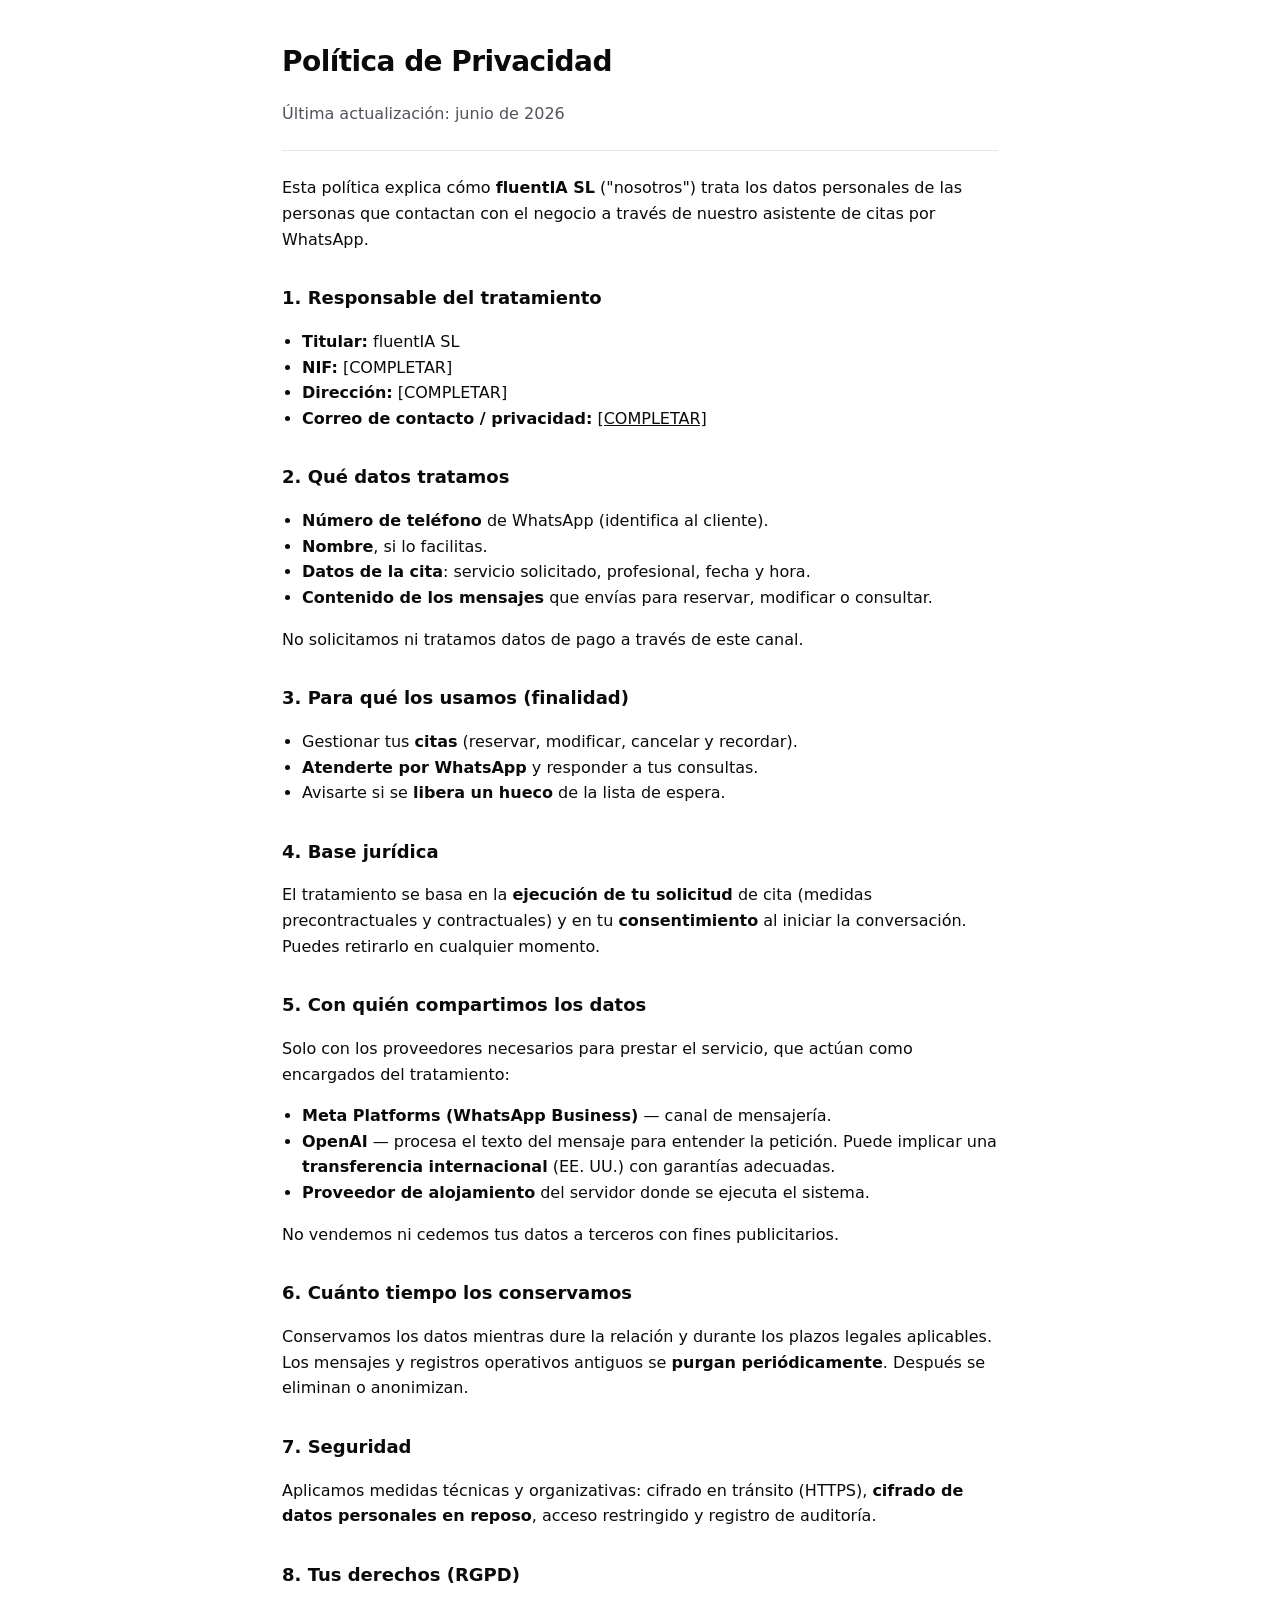
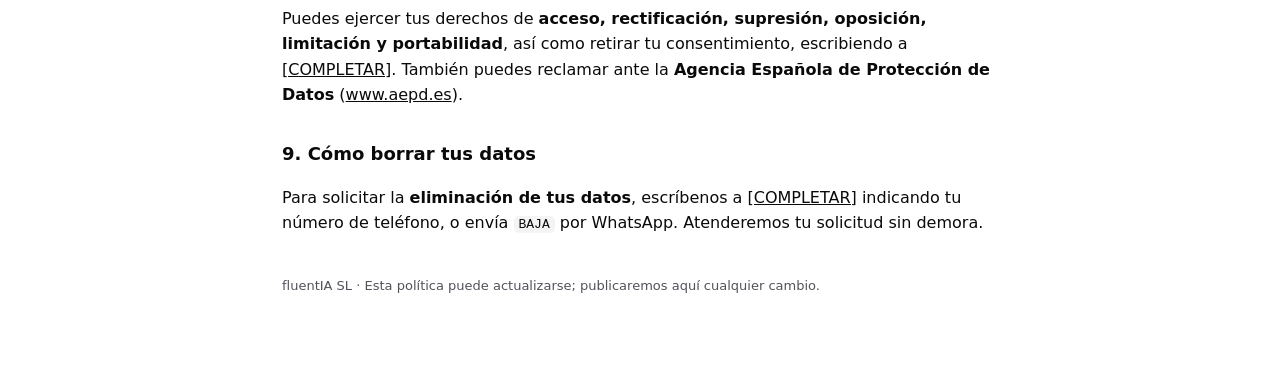
<file: frontend/privacidad.html>
<!doctype html>
<html lang="es">
<head>
  <meta charset="utf-8">
  <meta name="viewport" content="width=device-width, initial-scale=1">
  <title>Política de Privacidad</title>
  <style>
    :root { --ink:#0a0a0b; --muted:#52525b; --line:#e4e4e7; }
    * { box-sizing:border-box; }
    body { font-family: ui-sans-serif, system-ui, "Segoe UI", Roboto, Arial, sans-serif;
      color: var(--ink); line-height: 1.6; max-width: 760px; margin: 0 auto; padding: 40px 22px 80px; }
    h1 { font-size: 28px; letter-spacing:-0.02em; margin: 0 0 4px; }
    h2 { font-size: 18px; margin: 32px 0 8px; }
    .muted { color: var(--muted); }
    a { color: var(--ink); }
    hr { border: 0; border-top: 1px solid var(--line); margin: 24px 0; }
    ul { padding-left: 20px; }
    code { background:#f4f4f5; padding:1px 5px; border-radius:5px; }
    footer { margin-top: 40px; color: var(--muted); font-size: 13px; }
  </style>
</head>
<body>
  <h1>Política de Privacidad</h1>
  <p class="muted">Última actualización: junio de 2026</p>
  <hr>

  <p>Esta política explica cómo <strong>fluentIA SL</strong> ("nosotros") trata los
  datos personales de las personas que contactan con el negocio a través de
  nuestro asistente de citas por WhatsApp.</p>

  <h2>1. Responsable del tratamiento</h2>
  <ul>
    <li><strong>Titular:</strong> fluentIA SL</li>
    <li><strong>NIF:</strong> [COMPLETAR]</li>
    <li><strong>Dirección:</strong> [COMPLETAR]</li>
    <li><strong>Correo de contacto / privacidad:</strong> <a href="mailto:[COMPLETAR]">[COMPLETAR]</a></li>
  </ul>

  <h2>2. Qué datos tratamos</h2>
  <ul>
    <li><strong>Número de teléfono</strong> de WhatsApp (identifica al cliente).</li>
    <li><strong>Nombre</strong>, si lo facilitas.</li>
    <li><strong>Datos de la cita</strong>: servicio solicitado, profesional, fecha y hora.</li>
    <li><strong>Contenido de los mensajes</strong> que envías para reservar, modificar o consultar.</li>
  </ul>
  <p>No solicitamos ni tratamos datos de pago a través de este canal.</p>

  <h2>3. Para qué los usamos (finalidad)</h2>
  <ul>
    <li>Gestionar tus <strong>citas</strong> (reservar, modificar, cancelar y recordar).</li>
    <li><strong>Atenderte por WhatsApp</strong> y responder a tus consultas.</li>
    <li>Avisarte si se <strong>libera un hueco</strong> de la lista de espera.</li>
  </ul>

  <h2>4. Base jurídica</h2>
  <p>El tratamiento se basa en la <strong>ejecución de tu solicitud</strong> de cita
  (medidas precontractuales y contractuales) y en tu <strong>consentimiento</strong>
  al iniciar la conversación. Puedes retirarlo en cualquier momento.</p>

  <h2>5. Con quién compartimos los datos</h2>
  <p>Solo con los proveedores necesarios para prestar el servicio, que actúan como
  encargados del tratamiento:</p>
  <ul>
    <li><strong>Meta Platforms (WhatsApp Business)</strong> — canal de mensajería.</li>
    <li><strong>OpenAI</strong> — procesa el texto del mensaje para entender la
      petición. Puede implicar una <strong>transferencia internacional</strong>
      (EE. UU.) con garantías adecuadas.</li>
    <li><strong>Proveedor de alojamiento</strong> del servidor donde se ejecuta el
      sistema.</li>
  </ul>
  <p>No vendemos ni cedemos tus datos a terceros con fines publicitarios.</p>

  <h2>6. Cuánto tiempo los conservamos</h2>
  <p>Conservamos los datos mientras dure la relación y durante los plazos legales
  aplicables. Los mensajes y registros operativos antiguos se <strong>purgan
  periódicamente</strong>. Después se eliminan o anonimizan.</p>

  <h2>7. Seguridad</h2>
  <p>Aplicamos medidas técnicas y organizativas: cifrado en tránsito (HTTPS),
  <strong>cifrado de datos personales en reposo</strong>, acceso restringido y
  registro de auditoría.</p>

  <h2>8. Tus derechos (RGPD)</h2>
  <p>Puedes ejercer tus derechos de <strong>acceso, rectificación, supresión,
  oposición, limitación y portabilidad</strong>, así como retirar tu consentimiento,
  escribiendo a <a href="mailto:[COMPLETAR]">[COMPLETAR]</a>. También puedes
  reclamar ante la <strong>Agencia Española de Protección de Datos</strong>
  (<a href="https://www.aepd.es">www.aepd.es</a>).</p>

  <h2>9. Cómo borrar tus datos</h2>
  <p>Para solicitar la <strong>eliminación de tus datos</strong>, escríbenos a
  <a href="mailto:[COMPLETAR]">[COMPLETAR]</a> indicando tu número de teléfono, o
  envía <code>BAJA</code> por WhatsApp. Atenderemos tu solicitud sin demora.</p>

  <footer>
    fluentIA SL · Esta política puede actualizarse; publicaremos aquí cualquier cambio.
  </footer>
</body>
</html>
</file>
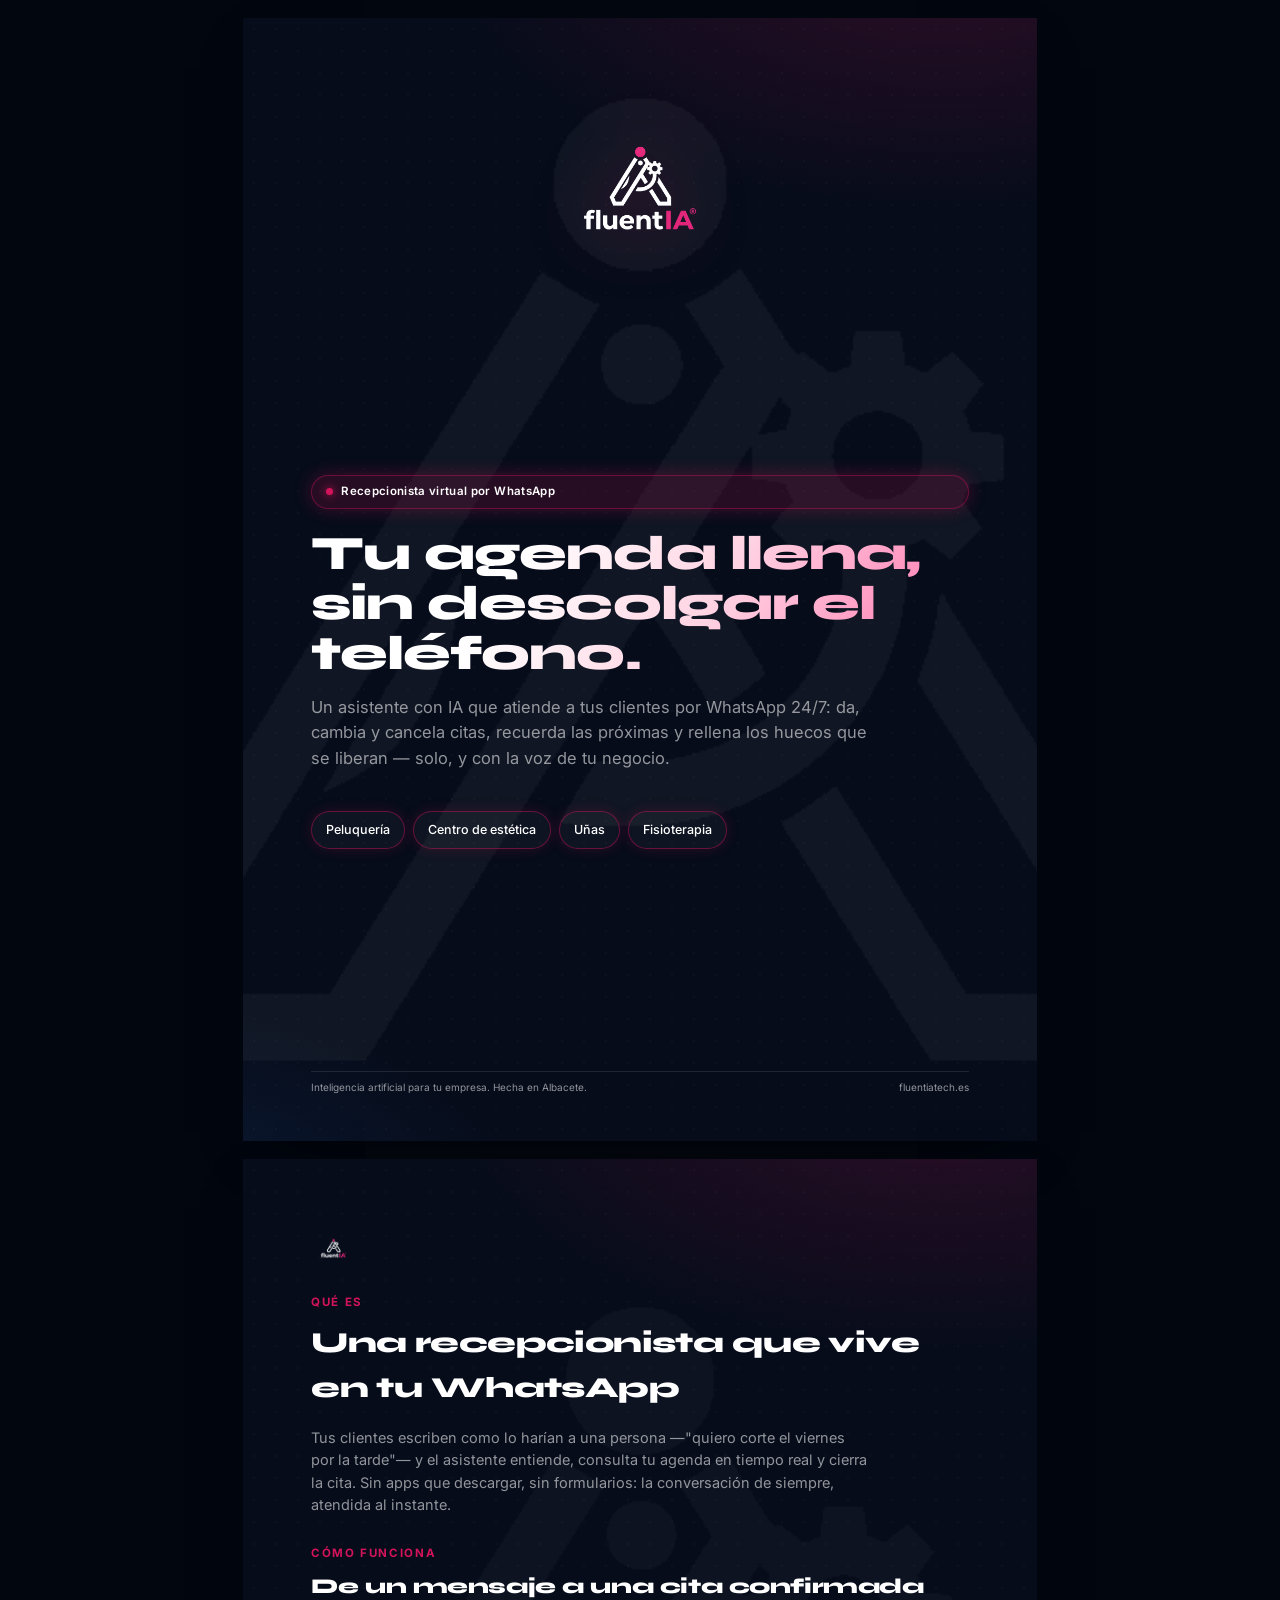
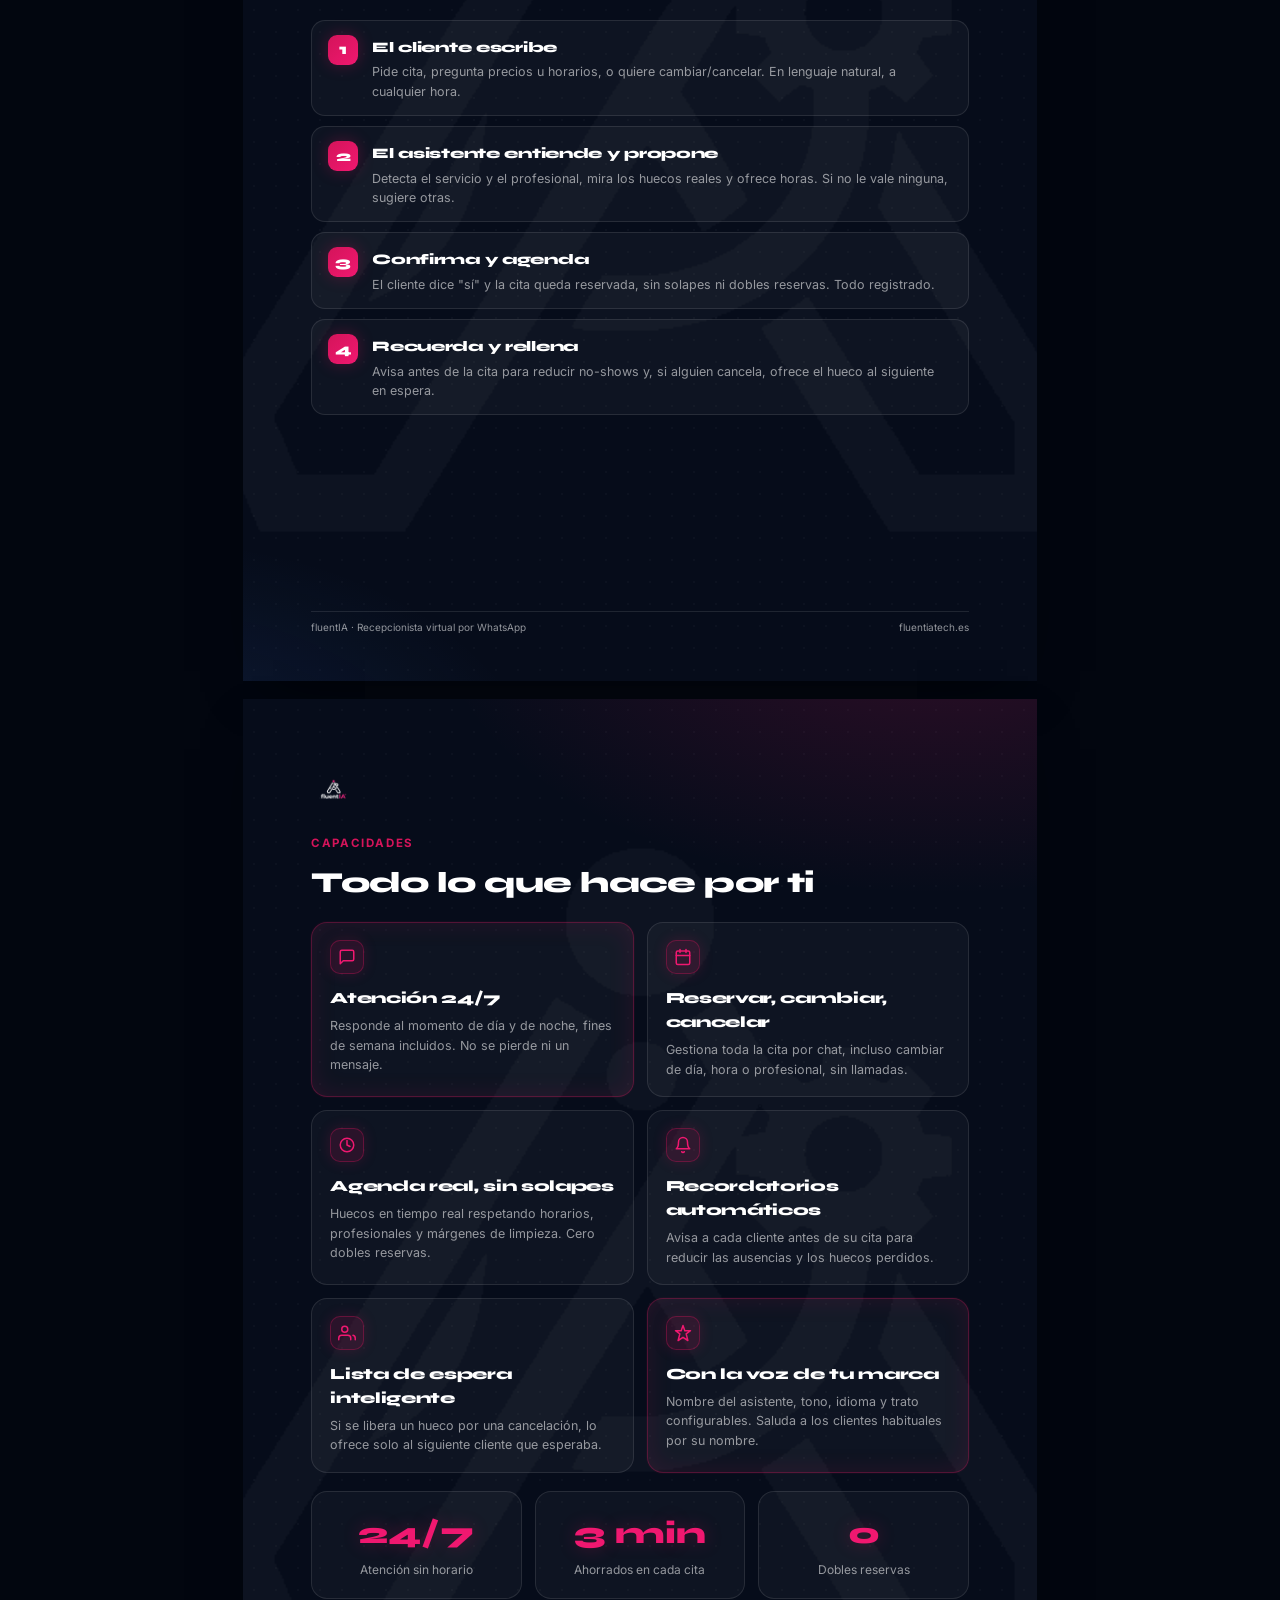
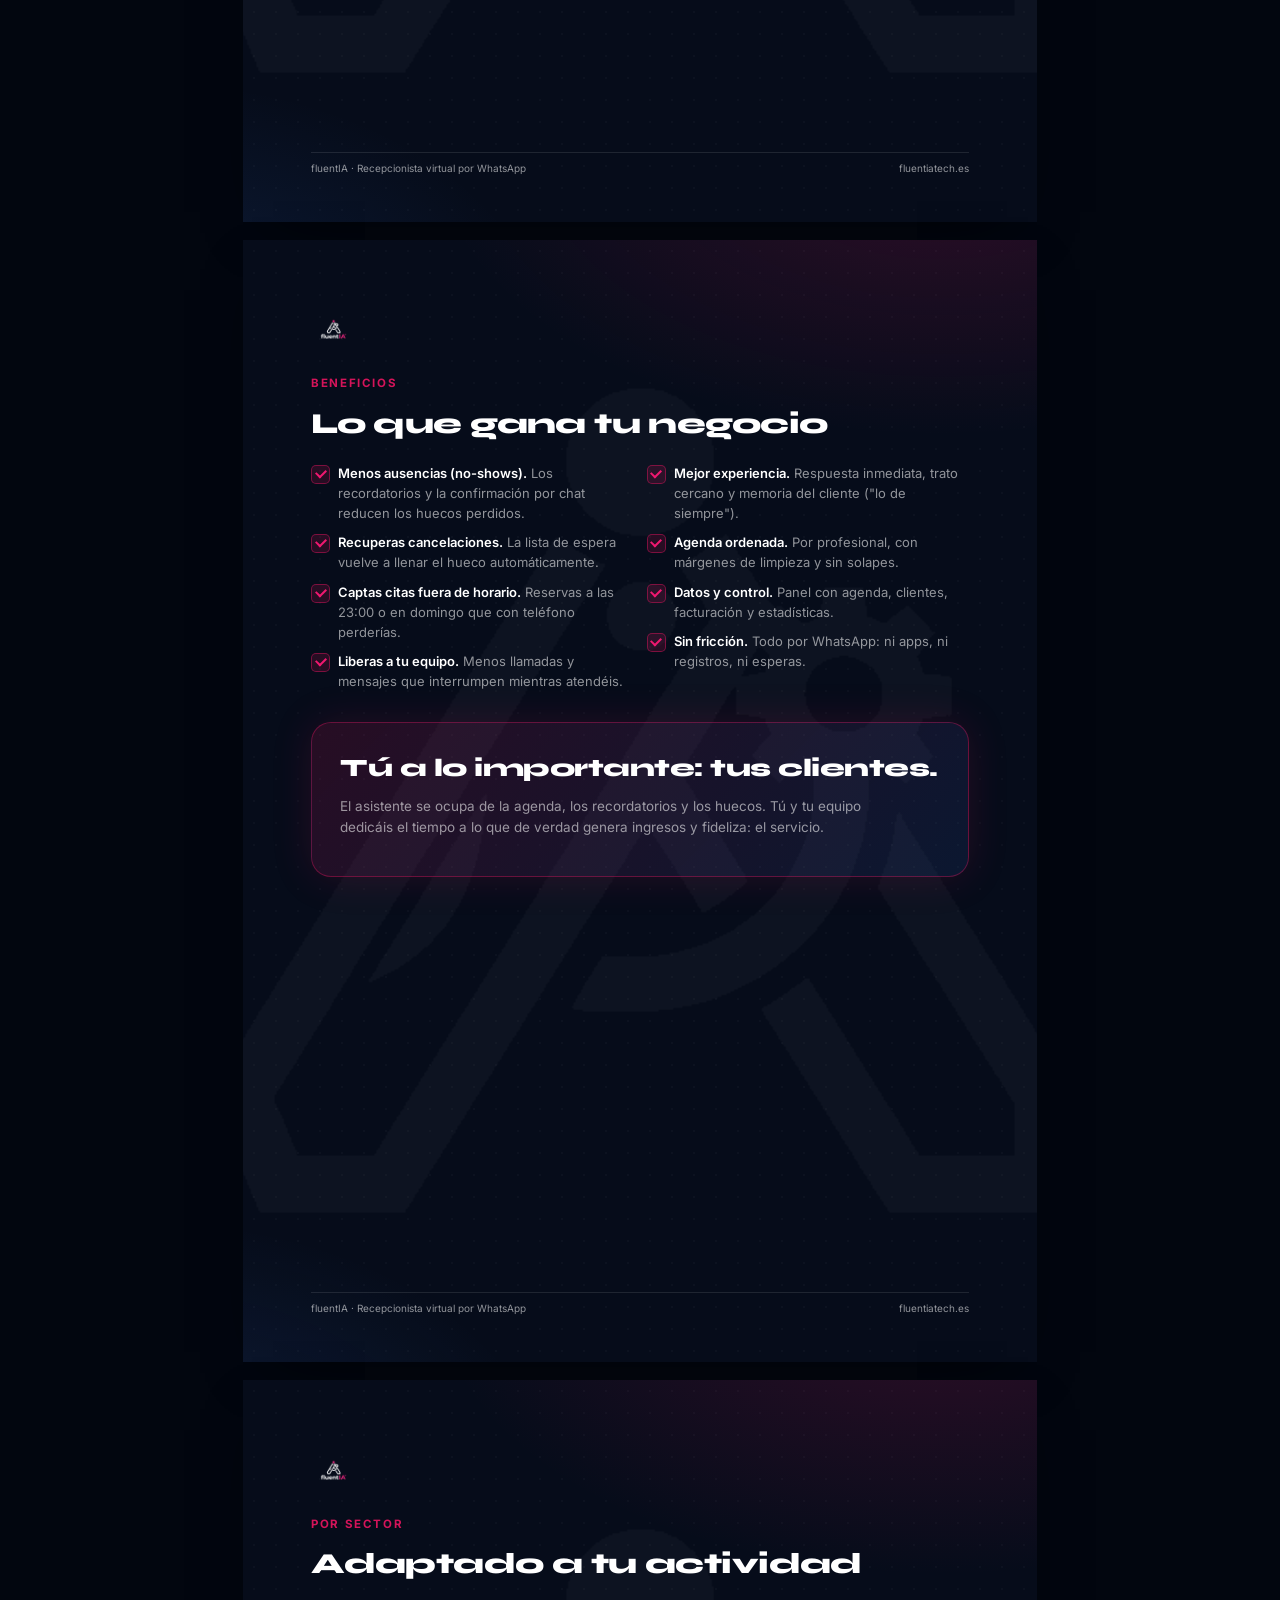
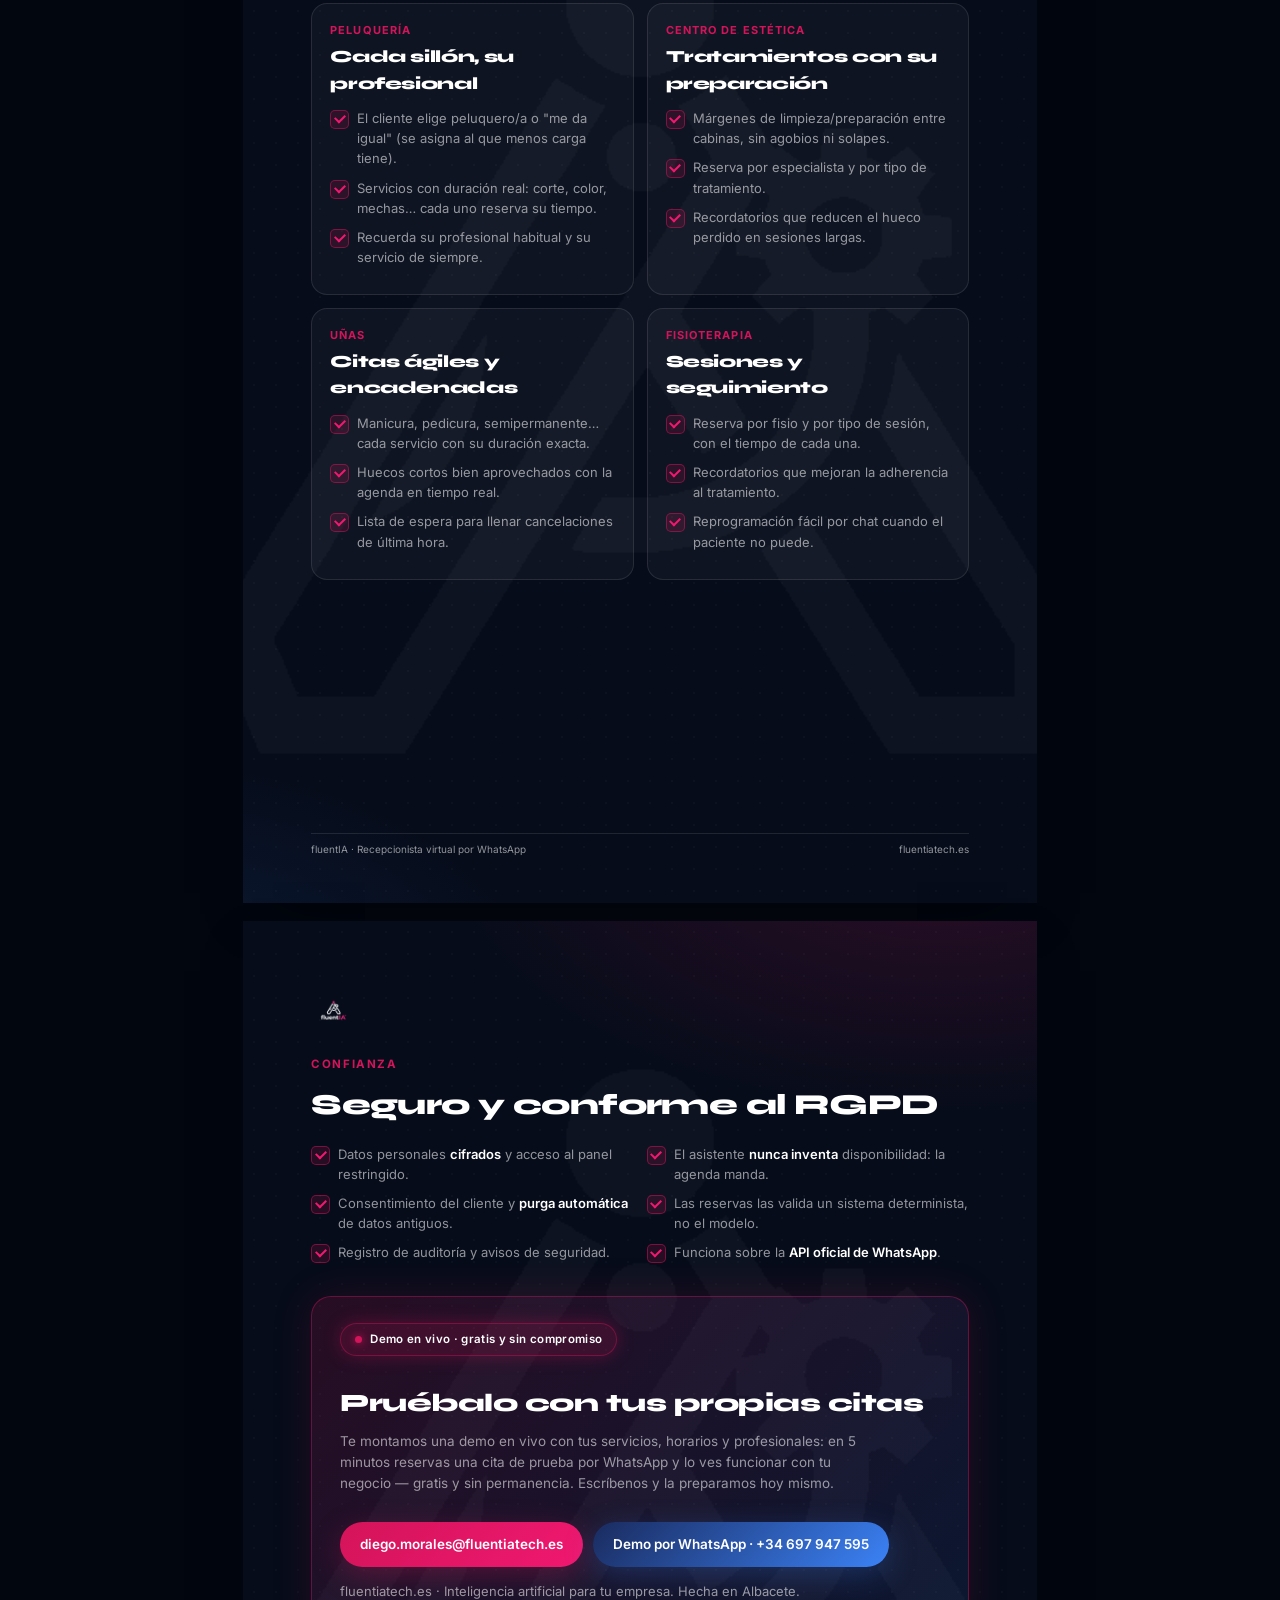
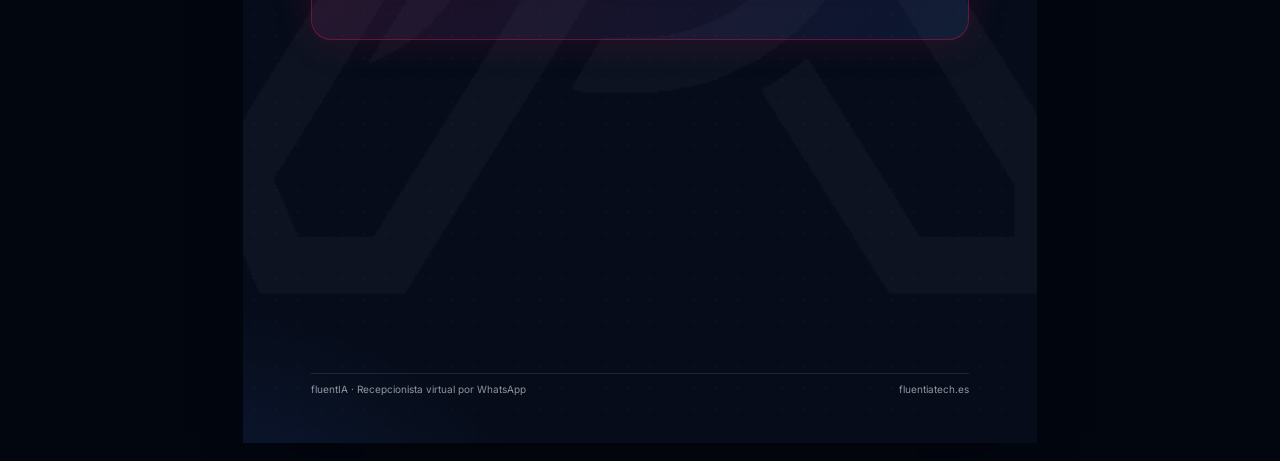
<file: marketing/fluentia-recepcionista.html>
<!doctype html>
<html lang="es">
<head>
<meta charset="utf-8">
<meta name="viewport" content="width=device-width, initial-scale=1">
<title>fluentIA · Recepcionista virtual por WhatsApp</title>
<link rel="preconnect" href="https://fonts.googleapis.com">
<link rel="preconnect" href="https://fonts.gstatic.com" crossorigin>
<link href="https://fonts.googleapis.com/css2?family=Syne:wght@400;700;800&family=Inter:wght@300;400;500;600;700&display=swap" rel="stylesheet">
<style>
  :root{
    --bg:#060c1a;
    --navy:#1a2b5f; --navy-dark:#0e1a3d;
    --pink:#d4145a; --pink-light:#f01870;
    --blue:#3b82f6;
    --text:rgba(255,255,255,.92);
    --muted:rgba(255,255,255,.56);
    --border:rgba(255,255,255,.10);
    --glass:rgba(255,255,255,.035);
    --pink-glow:rgba(212,20,90,.30);
    --display:"Syne", ui-sans-serif, system-ui, sans-serif;
    --body:"Inter", ui-sans-serif, system-ui, "Segoe UI", Roboto, sans-serif;
  }
  *{box-sizing:border-box;}
  html,body{margin:0;padding:0;}
  body{font-family:var(--body); color:var(--text); background:#02060f; -webkit-font-smoothing:antialiased; line-height:1.55;}
  h1,h2,h3{font-family:var(--display); letter-spacing:-0.02em; margin:0; font-weight:800;}
  p{margin:0 0 12px;}
  .muted{color:var(--muted);}
  .pink{color:var(--pink);}
  b{color:#fff; font-weight:600;}

  @page{ size:A4; margin:0; }
  .page{
    width:210mm; min-height:297mm; padding:20mm 18mm; margin:0 auto; position:relative; overflow:hidden;
    page-break-after:always; color:var(--text);
    background:
      radial-gradient(820px 460px at 88% -8%, rgba(212,20,90,.20), transparent 62%),
      radial-gradient(680px 460px at -12% 112%, rgba(59,130,246,.16), transparent 60%),
      var(--bg);
  }
  .page::before{ /* trama de puntos sutil */
    content:""; position:absolute; inset:0; pointer-events:none; opacity:.5;
    background-image:radial-gradient(rgba(255,255,255,.05) 1px, transparent 1px);
    background-size:22px 22px;
  }
  .page:last-child{ page-break-after:auto; }
  .page > *{ position:relative; z-index:1; }
  /* "La navaja": el icono de fluentIA en grande y tenue de fondo (como el folleto) */
  .bg-logo{ position:absolute; inset:0; z-index:0; pointer-events:none;
    background:url("navaja.png") center/900px no-repeat; opacity:.028;
    filter:brightness(0) invert(1); }
  .cover-page .bg-logo{ background-size:1050px; opacity:.04; }

  .brandbar{ display:flex; align-items:center; gap:10px; }
  .logo{ height:30px; }
  .foot{ position:absolute; left:18mm; right:18mm; bottom:12mm; display:flex; justify-content:space-between;
    font-size:10px; color:var(--muted); border-top:1px solid var(--border); padding-top:8px; z-index:1; }

  /* Portada */
  .cover{ display:flex; flex-direction:column; height:257mm; }
  .cover-top{ display:flex; justify-content:center; padding-top:8mm; }
  .cover-logo{ height:135px; width:auto; filter:drop-shadow(0 0 34px rgba(212,20,90,.40)); }
  .cover .mid{ flex:1; display:flex; flex-direction:column; justify-content:center; }
  .eyebrow{ display:inline-flex; align-items:center; gap:8px; font-size:11.5px; font-weight:600; color:#fff;
    background:rgba(212,20,90,.16); border:1px solid rgba(212,20,90,.40); padding:7px 14px; border-radius:999px; letter-spacing:.03em;
    box-shadow:0 0 18px var(--pink-glow); }
  .dot{ width:7px; height:7px; border-radius:50%; background:var(--pink); box-shadow:0 0 8px var(--pink); }
  .cover h1{ font-size:48px; line-height:1.04; margin:20px 0 16px; max-width:16ch;
    background:linear-gradient(120deg,#ffffff 30%, #ffd2e2 60%, #ff6ba8 100%); -webkit-background-clip:text; background-clip:text; color:transparent; }
  .cover .lead{ font-size:16.5px; color:var(--muted); max-width:56ch; }
  .chips{ display:flex; gap:8px; flex-wrap:wrap; margin-top:28px; }
  .chip{ font-size:12.5px; font-weight:500; color:#fff; border:1px solid var(--border); background:var(--glass);
    border-radius:999px; padding:8px 14px; }
  .chip.k{ border-color:rgba(212,20,90,.45); box-shadow:0 0 14px rgba(212,20,90,.18); }

  .kicker{ font-size:11.5px; font-weight:700; color:var(--pink); text-transform:uppercase; letter-spacing:.14em; }
  h2.title{ font-size:29px; margin:8px 0 16px; color:#fff; }
  .sub{ font-size:14.5px; color:var(--muted); max-width:62ch; margin-bottom:22px; }

  .grid2{ display:grid; grid-template-columns:1fr 1fr; gap:13px; }
  .card{ border:1px solid var(--border); border-radius:16px; padding:17px 18px; background:var(--glass); }
  .card.glow{ border-color:rgba(212,20,90,.35); box-shadow:0 0 26px rgba(212,20,90,.12) inset, 0 0 0 1px rgba(212,20,90,.05); }
  .card h3{ font-size:15.5px; margin-bottom:6px; color:#fff; }
  .card p{ font-size:12.5px; color:var(--muted); margin:0; }
  .icon{ width:34px; height:34px; border-radius:10px; background:rgba(212,20,90,.14); border:1px solid rgba(212,20,90,.35);
    display:flex; align-items:center; justify-content:center; margin-bottom:12px; box-shadow:0 0 14px rgba(212,20,90,.18); }
  .icon svg{ width:18px; height:18px; stroke:var(--pink-light); fill:none; stroke-width:2; stroke-linecap:round; stroke-linejoin:round; }

  ul.checks{ list-style:none; margin:0; padding:0; }
  ul.checks li{ position:relative; padding-left:27px; margin-bottom:9px; font-size:13px; color:var(--muted); }
  ul.checks li b{ color:#fff; }
  ul.checks li::before{ content:""; position:absolute; left:0; top:2px; width:17px; height:17px; border-radius:5px;
    background:rgba(212,20,90,.16); border:1px solid rgba(212,20,90,.5); }
  ul.checks li::after{ content:""; position:absolute; left:4.5px; top:6px; width:8px; height:5px;
    border-left:2px solid var(--pink-light); border-bottom:2px solid var(--pink-light); transform:rotate(-45deg); }

  .steps{ display:grid; gap:10px; }
  .step{ display:flex; gap:14px; align-items:flex-start; border:1px solid var(--border); border-radius:14px; padding:14px 16px; background:var(--glass); }
  .step .n{ flex:none; width:30px; height:30px; border-radius:9px; background:linear-gradient(135deg,var(--pink),var(--pink-light));
    color:#fff; font-family:var(--display); font-weight:800; display:flex; align-items:center; justify-content:center; font-size:15px;
    box-shadow:0 0 16px var(--pink-glow); }
  .step h3{ font-size:14.5px; margin:2px 0 3px; color:#fff; }
  .step p{ font-size:12.5px; color:var(--muted); margin:0; }

  .stats{ display:grid; grid-template-columns:repeat(3,1fr); gap:13px; margin-top:18px; }
  .stat{ border:1px solid var(--border); border-radius:16px; padding:18px; background:var(--glass); text-align:center; }
  .stat .v{ font-family:var(--display); font-weight:800; font-size:30px; color:var(--pink-light); text-shadow:0 0 18px var(--pink-glow); }
  .stat .k{ font-size:12px; color:var(--muted); margin-top:5px; }

  .sector{ border:1px solid var(--border); border-radius:16px; padding:18px; background:var(--glass); }
  .sector .tag{ font-size:11px; font-weight:700; color:var(--pink); text-transform:uppercase; letter-spacing:.1em; }
  .sector h3{ font-size:17px; margin:5px 0 11px; color:#fff; }

  .callout{ border-radius:20px; padding:26px 28px; border:1px solid rgba(212,20,90,.4);
    background:linear-gradient(135deg, rgba(212,20,90,.16), rgba(59,130,246,.10)); box-shadow:0 0 40px rgba(212,20,90,.15); }
  .callout h2{ font-size:25px; color:#fff; margin-bottom:8px; }
  .callout p{ color:var(--muted); font-size:13.5px; max-width:58ch; }
  .cta{ display:inline-flex; align-items:center; gap:10px; margin-top:16px; background:linear-gradient(135deg,var(--pink),var(--pink-light));
    color:#fff; font-weight:600; padding:12px 20px; border-radius:999px; font-size:13.5px; box-shadow:0 8px 30px var(--pink-glow); }

  @media screen{ body{ background:#02060f; } .page{ box-shadow:0 20px 60px -30px rgba(0,0,0,.8); margin:18px auto; } }
</style>
</head>
<body>

<!-- ===== PORTADA ===== -->
<section class="page cover-page"><div class="bg-logo"></div>
  <div class="cover">
    <div class="cover-top"><img class="cover-logo" src="logo.png" alt="fluentIA"></div>
    <div class="mid">
      <span class="eyebrow"><span class="dot"></span> Recepcionista virtual por WhatsApp</span>
      <h1>Tu agenda llena, sin descolgar el teléfono.</h1>
      <p class="lead">Un asistente con IA que atiende a tus clientes por WhatsApp 24/7: da, cambia y
      cancela citas, recuerda las próximas y rellena los huecos que se liberan — solo, y con la voz de tu negocio.</p>
      <div class="chips">
        <span class="chip k">Peluquería</span>
        <span class="chip k">Centro de estética</span>
        <span class="chip k">Uñas</span>
        <span class="chip k">Fisioterapia</span>
      </div>
    </div>
  </div>
  <div class="foot"><span>Inteligencia artificial para tu empresa. Hecha en Albacete.</span><span>fluentiatech.es</span></div>
</section>

<!-- ===== QUÉ ES + CÓMO FUNCIONA ===== -->
<section class="page"><div class="bg-logo"></div>
  <div class="brandbar" style="margin-bottom:24px"><img class="logo" src="logo.png" alt="fluentIA"></div>
  <span class="kicker">Qué es</span>
  <h2 class="title">Una recepcionista que vive en tu WhatsApp</h2>
  <p class="sub">Tus clientes escriben como lo harían a una persona —"quiero corte el viernes por la tarde"—
  y el asistente entiende, consulta tu agenda en tiempo real y cierra la cita. Sin apps que descargar,
  sin formularios: la conversación de siempre, atendida al instante.</p>

  <span class="kicker">Cómo funciona</span>
  <h2 class="title" style="font-size:21px">De un mensaje a una cita confirmada</h2>
  <div class="steps">
    <div class="step"><div class="n">1</div><div><h3>El cliente escribe</h3><p>Pide cita, pregunta precios u horarios, o quiere cambiar/cancelar. En lenguaje natural, a cualquier hora.</p></div></div>
    <div class="step"><div class="n">2</div><div><h3>El asistente entiende y propone</h3><p>Detecta el servicio y el profesional, mira los huecos reales y ofrece horas. Si no le vale ninguna, sugiere otras.</p></div></div>
    <div class="step"><div class="n">3</div><div><h3>Confirma y agenda</h3><p>El cliente dice "sí" y la cita queda reservada, sin solapes ni dobles reservas. Todo registrado.</p></div></div>
    <div class="step"><div class="n">4</div><div><h3>Recuerda y rellena</h3><p>Avisa antes de la cita para reducir no-shows y, si alguien cancela, ofrece el hueco al siguiente en espera.</p></div></div>
  </div>
  <div class="foot"><span>fluentIA · Recepcionista virtual por WhatsApp</span><span>fluentiatech.es</span></div>
</section>

<!-- ===== CAPACIDADES ===== -->
<section class="page"><div class="bg-logo"></div>
  <div class="brandbar" style="margin-bottom:24px"><img class="logo" src="logo.png" alt="fluentIA"></div>
  <span class="kicker">Capacidades</span>
  <h2 class="title">Todo lo que hace por ti</h2>
  <div class="grid2">
    <div class="card glow">
      <div class="icon"><svg viewBox="0 0 24 24"><path d="M21 15a2 2 0 0 1-2 2H7l-4 4V5a2 2 0 0 1 2-2h14a2 2 0 0 1 2 2z"/></svg></div>
      <h3>Atención 24/7</h3><p>Responde al momento de día y de noche, fines de semana incluidos. No se pierde ni un mensaje.</p>
    </div>
    <div class="card">
      <div class="icon"><svg viewBox="0 0 24 24"><rect x="3" y="4" width="18" height="18" rx="2"/><path d="M16 2v4M8 2v4M3 10h18"/></svg></div>
      <h3>Reservar, cambiar, cancelar</h3><p>Gestiona toda la cita por chat, incluso cambiar de día, hora o profesional, sin llamadas.</p>
    </div>
    <div class="card">
      <div class="icon"><svg viewBox="0 0 24 24"><circle cx="12" cy="12" r="9"/><path d="M12 6v6l4 2"/></svg></div>
      <h3>Agenda real, sin solapes</h3><p>Huecos en tiempo real respetando horarios, profesionales y márgenes de limpieza. Cero dobles reservas.</p>
    </div>
    <div class="card">
      <div class="icon"><svg viewBox="0 0 24 24"><path d="M18 8a6 6 0 0 0-12 0c0 7-3 9-3 9h18s-3-2-3-9"/><path d="M13.7 21a2 2 0 0 1-3.4 0"/></svg></div>
      <h3>Recordatorios automáticos</h3><p>Avisa a cada cliente antes de su cita para reducir las ausencias y los huecos perdidos.</p>
    </div>
    <div class="card">
      <div class="icon"><svg viewBox="0 0 24 24"><path d="M17 21v-2a4 4 0 0 0-4-4H5a4 4 0 0 0-4 4v2"/><circle cx="9" cy="7" r="4"/><path d="M23 21v-2a4 4 0 0 0-3-3.87"/></svg></div>
      <h3>Lista de espera inteligente</h3><p>Si se libera un hueco por una cancelación, lo ofrece solo al siguiente cliente que esperaba.</p>
    </div>
    <div class="card glow">
      <div class="icon"><svg viewBox="0 0 24 24"><path d="M12 2l2.4 6.9H22l-5.8 4.2L18.5 22 12 17.7 5.5 22l2.3-8.9L2 8.9h7.6z"/></svg></div>
      <h3>Con la voz de tu marca</h3><p>Nombre del asistente, tono, idioma y trato configurables. Saluda a los clientes habituales por su nombre.</p>
    </div>
  </div>

  <div class="stats">
    <div class="stat"><div class="v">24/7</div><div class="k">Atención sin horario</div></div>
    <div class="stat"><div class="v">3 min</div><div class="k">Ahorrados en cada cita</div></div>
    <div class="stat"><div class="v">0</div><div class="k">Dobles reservas</div></div>
  </div>
  <div class="foot"><span>fluentIA · Recepcionista virtual por WhatsApp</span><span>fluentiatech.es</span></div>
</section>

<!-- ===== BENEFICIOS ===== -->
<section class="page"><div class="bg-logo"></div>
  <div class="brandbar" style="margin-bottom:24px"><img class="logo" src="logo.png" alt="fluentIA"></div>
  <span class="kicker">Beneficios</span>
  <h2 class="title">Lo que gana tu negocio</h2>
  <div class="grid2">
    <ul class="checks">
      <li><b>Menos ausencias (no-shows).</b> Los recordatorios y la confirmación por chat reducen los huecos perdidos.</li>
      <li><b>Recuperas cancelaciones.</b> La lista de espera vuelve a llenar el hueco automáticamente.</li>
      <li><b>Captas citas fuera de horario.</b> Reservas a las 23:00 o en domingo que con teléfono perderías.</li>
      <li><b>Liberas a tu equipo.</b> Menos llamadas y mensajes que interrumpen mientras atendéis.</li>
    </ul>
    <ul class="checks">
      <li><b>Mejor experiencia.</b> Respuesta inmediata, trato cercano y memoria del cliente ("lo de siempre").</li>
      <li><b>Agenda ordenada.</b> Por profesional, con márgenes de limpieza y sin solapes.</li>
      <li><b>Datos y control.</b> Panel con agenda, clientes, facturación y estadísticas.</li>
      <li><b>Sin fricción.</b> Todo por WhatsApp: ni apps, ni registros, ni esperas.</li>
    </ul>
  </div>
  <div style="margin-top:22px" class="callout">
    <h2>Tú a lo importante: tus clientes.</h2>
    <p>El asistente se ocupa de la agenda, los recordatorios y los huecos. Tú y tu equipo dedicáis
    el tiempo a lo que de verdad genera ingresos y fideliza: el servicio.</p>
  </div>
  <div class="foot"><span>fluentIA · Recepcionista virtual por WhatsApp</span><span>fluentiatech.es</span></div>
</section>

<!-- ===== POR SECTOR ===== -->
<section class="page"><div class="bg-logo"></div>
  <div class="brandbar" style="margin-bottom:24px"><img class="logo" src="logo.png" alt="fluentIA"></div>
  <span class="kicker">Por sector</span>
  <h2 class="title">Adaptado a tu actividad</h2>
  <div class="grid2">
    <div class="sector">
      <div class="tag">Peluquería</div>
      <h3>Cada sillón, su profesional</h3>
      <ul class="checks">
        <li>El cliente elige peluquero/a o "me da igual" (se asigna al que menos carga tiene).</li>
        <li>Servicios con duración real: corte, color, mechas… cada uno reserva su tiempo.</li>
        <li>Recuerda su profesional habitual y su servicio de siempre.</li>
      </ul>
    </div>
    <div class="sector">
      <div class="tag">Centro de estética</div>
      <h3>Tratamientos con su preparación</h3>
      <ul class="checks">
        <li>Márgenes de limpieza/preparación entre cabinas, sin agobios ni solapes.</li>
        <li>Reserva por especialista y por tipo de tratamiento.</li>
        <li>Recordatorios que reducen el hueco perdido en sesiones largas.</li>
      </ul>
    </div>
    <div class="sector">
      <div class="tag">Uñas</div>
      <h3>Citas ágiles y encadenadas</h3>
      <ul class="checks">
        <li>Manicura, pedicura, semipermanente… cada servicio con su duración exacta.</li>
        <li>Huecos cortos bien aprovechados con la agenda en tiempo real.</li>
        <li>Lista de espera para llenar cancelaciones de última hora.</li>
      </ul>
    </div>
    <div class="sector">
      <div class="tag">Fisioterapia</div>
      <h3>Sesiones y seguimiento</h3>
      <ul class="checks">
        <li>Reserva por fisio y por tipo de sesión, con el tiempo de cada una.</li>
        <li>Recordatorios que mejoran la adherencia al tratamiento.</li>
        <li>Reprogramación fácil por chat cuando el paciente no puede.</li>
      </ul>
    </div>
  </div>
  <div class="foot"><span>fluentIA · Recepcionista virtual por WhatsApp</span><span>fluentiatech.es</span></div>
</section>

<!-- ===== SEGURIDAD + CTA ===== -->
<section class="page"><div class="bg-logo"></div>
  <div class="brandbar" style="margin-bottom:24px"><img class="logo" src="logo.png" alt="fluentIA"></div>
  <span class="kicker">Confianza</span>
  <h2 class="title">Seguro y conforme al RGPD</h2>
  <div class="grid2">
    <ul class="checks">
      <li>Datos personales <b>cifrados</b> y acceso al panel restringido.</li>
      <li>Consentimiento del cliente y <b>purga automática</b> de datos antiguos.</li>
      <li>Registro de auditoría y avisos de seguridad.</li>
    </ul>
    <ul class="checks">
      <li>El asistente <b>nunca inventa</b> disponibilidad: la agenda manda.</li>
      <li>Las reservas las valida un sistema determinista, no el modelo.</li>
      <li>Funciona sobre la <b>API oficial de WhatsApp</b>.</li>
    </ul>
  </div>

  <div style="margin-top:24px" class="callout">
    <span class="eyebrow" style="margin-bottom:14px"><span class="dot"></span> Demo en vivo · gratis y sin compromiso</span>
    <h2 style="margin-top:14px">Pruébalo con tus propias citas</h2>
    <p>Te montamos una demo en vivo con tus servicios, horarios y profesionales: en 5 minutos
    reservas una cita de prueba por WhatsApp y lo ves funcionar con tu negocio — gratis y sin permanencia.
    Escríbenos y la preparamos hoy mismo.</p>
    <div style="display:flex; gap:10px; flex-wrap:wrap; align-items:center">
      <span class="cta">diego.morales@fluentiatech.es</span>
      <span class="cta" style="background:linear-gradient(135deg,#1a2b5f,#3b82f6); box-shadow:0 8px 30px rgba(59,130,246,.25)">Demo por WhatsApp · +34 697 947 595</span>
    </div>
    <p style="margin-top:14px; color:var(--muted); font-size:13px">fluentiatech.es · Inteligencia artificial para tu empresa. Hecha en Albacete.</p>
  </div>
  <div class="foot"><span>fluentIA · Recepcionista virtual por WhatsApp</span><span>fluentiatech.es</span></div>
</section>

</body>
</html>
</file>
